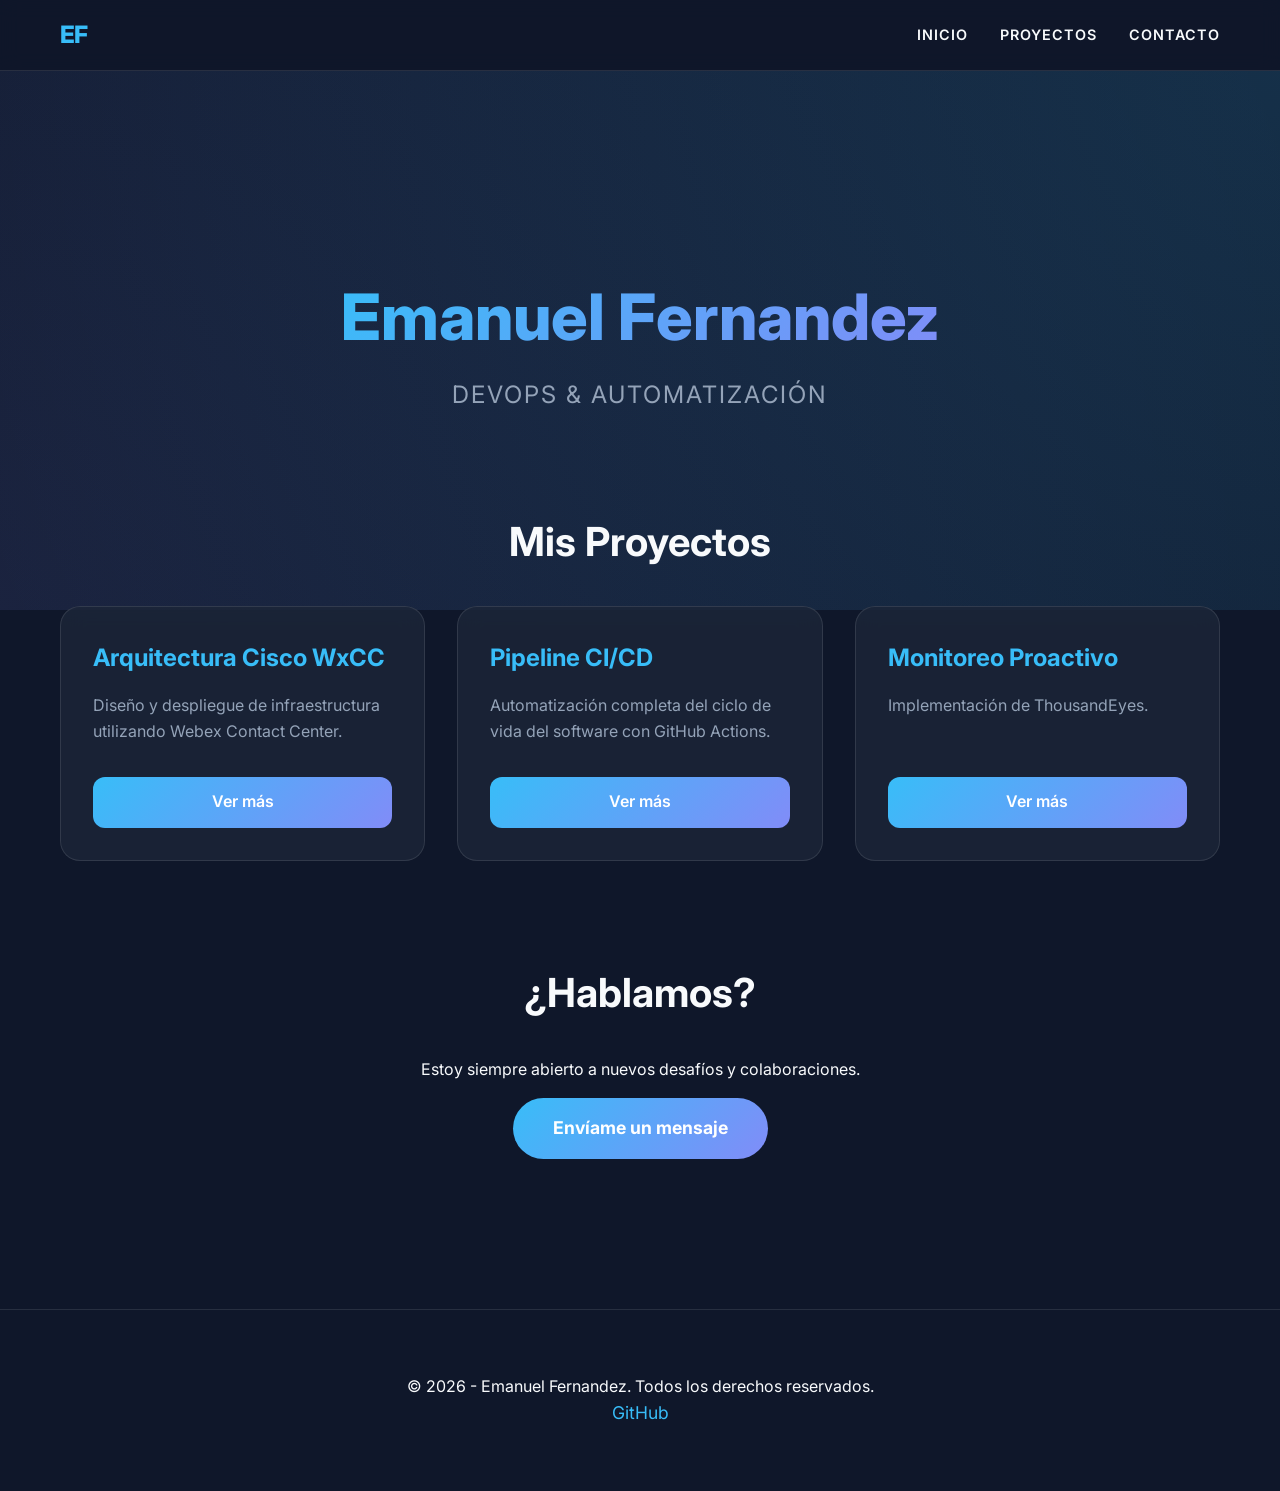
<file: docs/index.html>
<!DOCTYPE html>
<html lang="es">

<head>
    <meta charset="UTF-8">
    <meta name="viewport" content="width=device-width, initial-scale=1.0">
    <title>Emanuel Fernandez | Portafolio Devops</title>
    <meta name="description" content="Portafolio profesional de Emanuel Fernandez, especialista en Devops.">
    <link rel="stylesheet" href="styles.css">
    <link rel="preconnect" href="https://fonts.googleapis.com">
    <link rel="preconnect" href="https://fonts.gstatic.com" crossorigin>
    <link href="https://fonts.googleapis.com/css2?family=Inter:wght@400;600;800&display=swap" rel="stylesheet">
</head>

<body>

    <nav class="navbar">
        <div class="nav-container">
            <a href="index.html" class="nav-logo">EF</a>
            <ul class="nav-links">
                <li><a href="#hero">Inicio</a></li>
                <li><a href="#projects-section">Proyectos</a></li>
                <li><a href="#contact">Contacto</a></li>
            </ul>
        </div>
    </nav>

    <header id="hero">
        <h1>Emanuel Fernandez</h1>
        <p>Devops & Automatización</p>
    </header>

    <main>
        <section class="projects" id="projects-section">
            <h2>Mis Proyectos</h2>
            <div class="grid-container">
                <article class="card" id="project-1">
                    <h3>Arquitectura Cisco WxCC</h3>
                    <p>Diseño y despliegue de infraestructura utilizando Webex Contact Center.</p>
                    <a href="proyecto1.html">Ver más</a>
                </article>

                <article class="card" id="project-2">
                    <h3>Pipeline CI/CD</h3>
                    <p>Automatización completa del ciclo de vida del software con GitHub Actions.</p>
                    <a href="proyecto2.html">Ver más</a>
                </article>

                <article class="card" id="project-3">
                    <h3>Monitoreo Proactivo</h3>
                    <p>Implementación de ThousandEyes.</p>
                    <a href="proyecto3.html">Ver más</a>
                </article>
            </div>
        </section>

        <section id="contact" class="contact">
            <h2>¿Hablamos?</h2>
            <p>Estoy siempre abierto a nuevos desafíos y colaboraciones.</p>
            <a href="https://wa.me/543493436706" target="_blank" class="contact-btn">Envíame un mensaje</a>
        </section>
    </main>

    <footer>
        <p>&copy; 2026 - Emanuel Fernandez. Todos los derechos reservados.</p>
        <div class="socials">
            <a href="https://github.com/aemafernandez" target="_blank" id="footer-github">GitHub</a>
        </div>
    </footer>

</body>

</html>
</file>
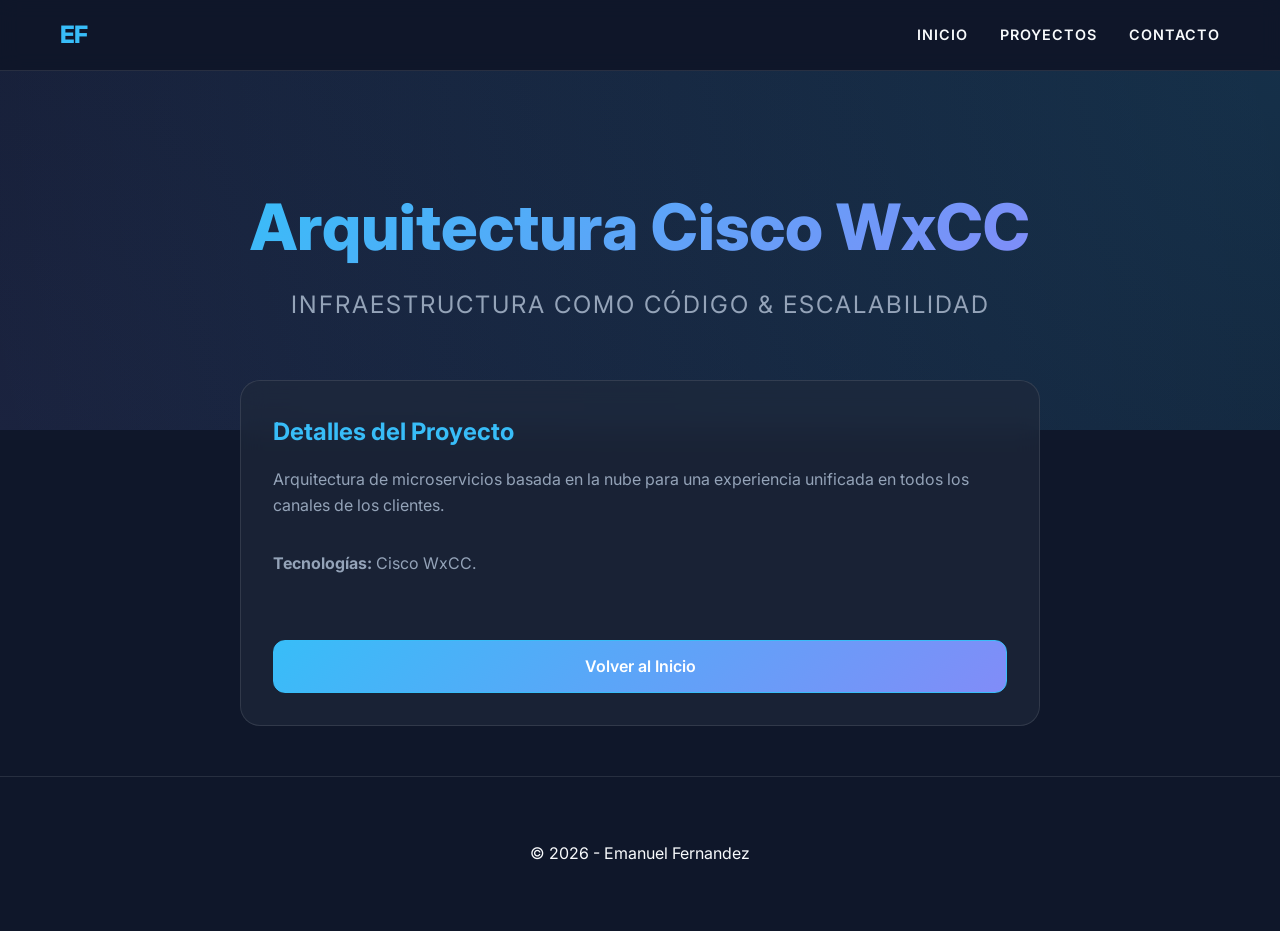
<file: docs/proyecto1.html>
<!DOCTYPE html>
<html lang="es">

<head>
    <meta charset="UTF-8">
    <meta name="viewport" content="width=device-width, initial-scale=1.0">
    <title>Arquitectura Cisco WxCC | Emanuel Fernandez</title>
    <link rel="stylesheet" href="styles.css">
    <link href="https://fonts.googleapis.com/css2?family=Inter:wght@400;600;800&display=swap" rel="stylesheet">
</head>

<body class="subpage">

    <nav class="navbar">
        <div class="nav-container">
            <a href="index.html" class="nav-logo">EF</a>
            <ul class="nav-links">
                <li><a href="index.html#hero">Inicio</a></li>
                <li><a href="index.html#projects-section">Proyectos</a></li>
                <li><a href="index.html#contact">Contacto</a></li>
            </ul>
        </div>
    </nav>

    <header style="height: 40vh;">
        <h1>Arquitectura Cisco WxCC</h1>
        <p>Infraestructura como Código & Escalabilidad</p>
    </header>

    <main style="margin-top: -50px;">
        <article class="card" style="max-width: 800px; margin: 0 auto; animation: fadeIn 0.8s ease-out;">
            <h3>Detalles del Proyecto</h3>
            <p>
                Arquitectura de microservicios basada en la nube para una experiencia unificada en todos los canales de
                los clientes.
            </p>
            <p>
                <strong>Tecnologías:</strong> Cisco WxCC.
            </p>
            <a href="index.html" class="back-btn">Volver al Inicio</a>
        </article>
    </main>

    <footer>
        <p>&copy; 2026 - Emanuel Fernandez</p>
    </footer>

</body>

</html>
</file>
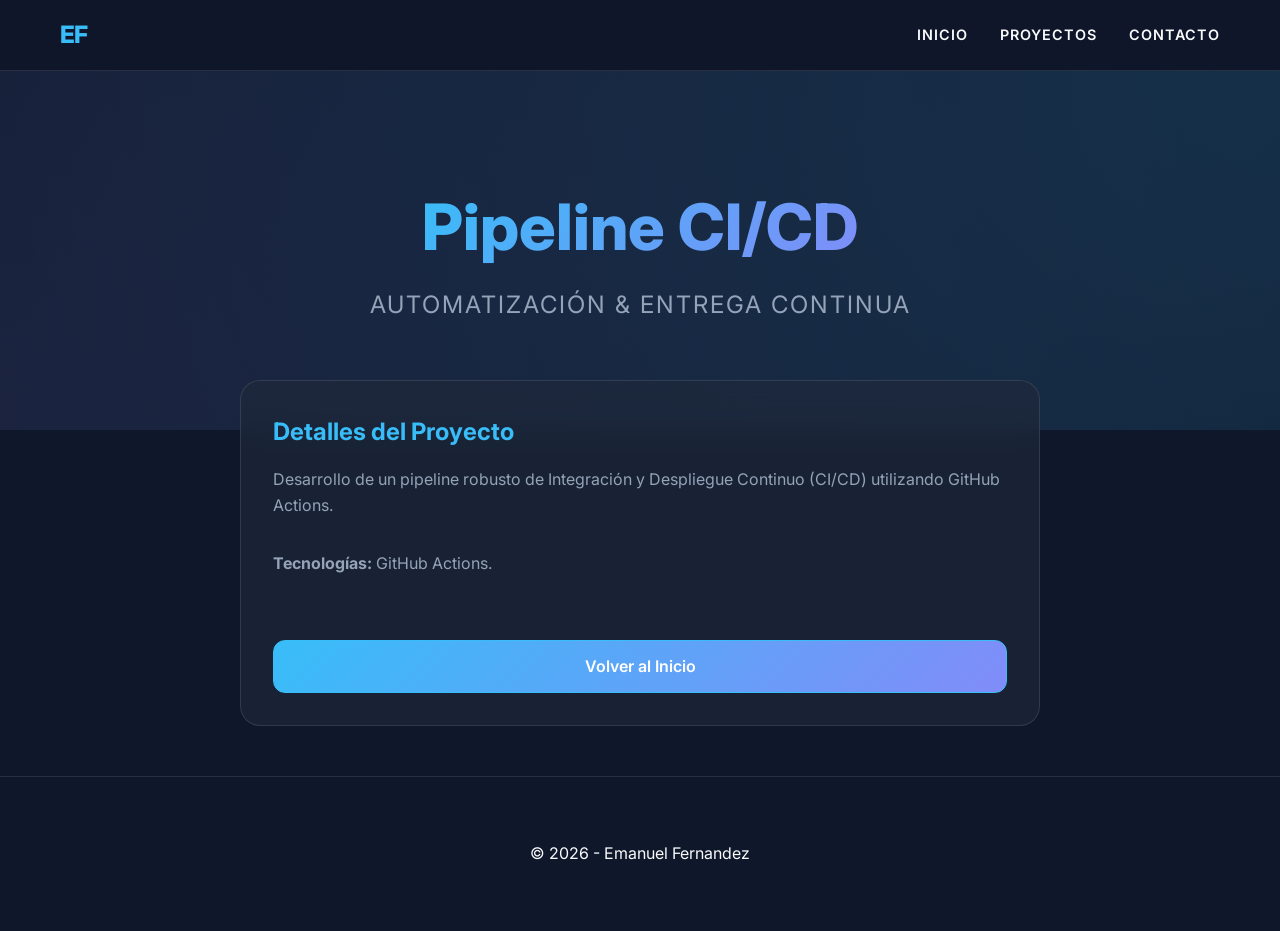
<file: docs/proyecto2.html>
<!DOCTYPE html>
<html lang="es">

<head>
    <meta charset="UTF-8">
    <meta name="viewport" content="width=device-width, initial-scale=1.0">
    <title>Pipeline CI/CD | Emanuel Fernandez</title>
    <link rel="stylesheet" href="styles.css">
    <link href="https://fonts.googleapis.com/css2?family=Inter:wght@400;600;800&display=swap" rel="stylesheet">
</head>

<body class="subpage">

    <nav class="navbar">
        <div class="nav-container">
            <a href="index.html" class="nav-logo">EF</a>
            <ul class="nav-links">
                <li><a href="index.html#hero">Inicio</a></li>
                <li><a href="index.html#projects-section">Proyectos</a></li>
                <li><a href="index.html#contact">Contacto</a></li>
            </ul>
        </div>
    </nav>

    <header style="height: 40vh;">
        <h1>Pipeline CI/CD</h1>
        <p>Automatización & Entrega Continua</p>
    </header>

    <main style="margin-top: -50px;">
        <article class="card" style="max-width: 800px; margin: 0 auto; animation: fadeIn 0.8s ease-out;">
            <h3>Detalles del Proyecto</h3>
            <p>
                Desarrollo de un pipeline robusto de Integración y Despliegue Continuo (CI/CD) utilizando GitHub
                Actions.

            </p>
            <p>
                <strong>Tecnologías:</strong> GitHub Actions.
            </p>
            <a href="index.html" class="back-btn">Volver al Inicio</a>
        </article>
    </main>

    <footer>
        <p>&copy; 2026 - Emanuel Fernandez</p>
    </footer>

</body>

</html>
</file>
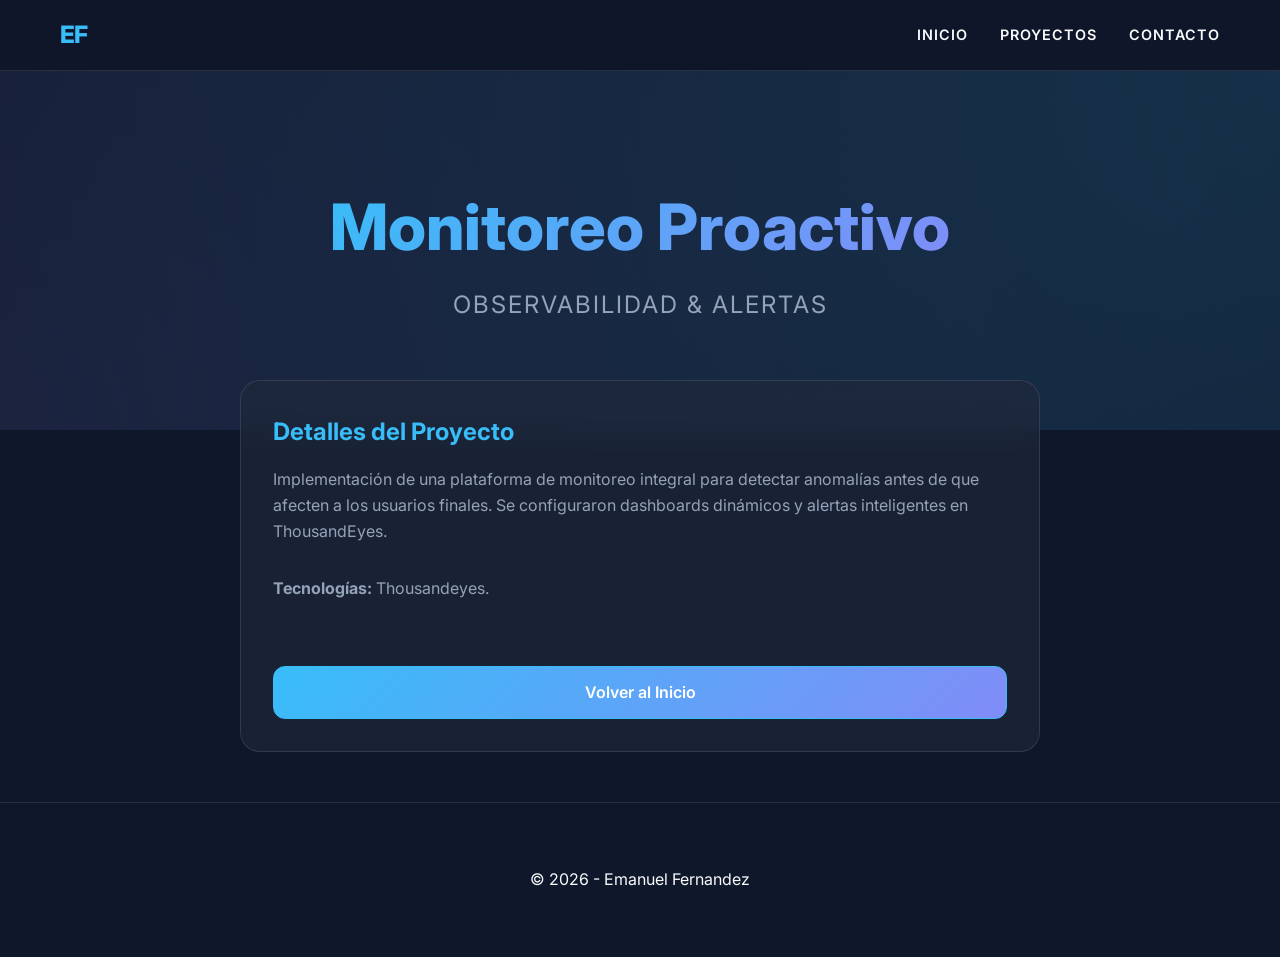
<file: docs/proyecto3.html>
<!DOCTYPE html>
<html lang="es">

<head>
    <meta charset="UTF-8">
    <meta name="viewport" content="width=device-width, initial-scale=1.0">
    <title>Monitoreo Proactivo | Emanuel Fernandez</title>
    <link rel="stylesheet" href="styles.css">
    <link href="https://fonts.googleapis.com/css2?family=Inter:wght@400;600;800&display=swap" rel="stylesheet">
</head>

<body class="subpage">

    <nav class="navbar">
        <div class="nav-container">
            <a href="index.html" class="nav-logo">EF</a>
            <ul class="nav-links">
                <li><a href="index.html#hero">Inicio</a></li>
                <li><a href="index.html#projects-section">Proyectos</a></li>
                <li><a href="index.html#contact">Contacto</a></li>
            </ul>
        </div>
    </nav>

    <header style="height: 40vh;">
        <h1>Monitoreo Proactivo</h1>
        <p>Observabilidad & Alertas</p>
    </header>

    <main style="margin-top: -50px;">
        <article class="card" style="max-width: 800px; margin: 0 auto; animation: fadeIn 0.8s ease-out;">
            <h3>Detalles del Proyecto</h3>
            <p>
                Implementación de una plataforma de monitoreo integral para detectar anomalías antes de que afecten a
                los usuarios finales.
                Se configuraron dashboards dinámicos y alertas inteligentes en ThousandEyes.
            </p>
            <p>
                <strong>Tecnologías:</strong> Thousandeyes.
            </p>
            <a href="index.html" class="back-btn">Volver al Inicio</a>
        </article>
    </main>

    <footer>
        <p>&copy; 2026 - Emanuel Fernandez</p>
    </footer>

</body>

</html>
</file>
<file: docs/styles.css>
:root {
    --bg-color: #0f172a;
    --card-bg: rgba(30, 41, 59, 0.7);
    --accent-primary: #38bdf8;
    --accent-secondary: #818cf8;
    --text-main: #f8fafc;
    --text-muted: #94a3b8;
    --glass-border: rgba(255, 255, 255, 0.1);
    --transition: all 0.3s ease;
    --nav-bg: rgba(15, 23, 42, 0.8);
}

* {
    margin: 0;
    padding: 0;
    box-sizing: border-box;
}

body {
    background-color: var(--bg-color);
    color: var(--text-main);
    font-family: 'Inter', system-ui, -apple-system, sans-serif;
    line-height: 1.6;
    overflow-x: hidden;
    min-height: 100vh;
    scroll-behavior: smooth;
    padding-top: 70px;
}

header {
    height: 60vh;
    display: flex;
    flex-direction: column;
    justify-content: center;
    align-items: center;
    background: radial-gradient(circle at top right, rgba(56, 189, 248, 0.15), transparent),
                radial-gradient(circle at bottom left, rgba(129, 140, 248, 0.1), transparent);
    text-align: center;
    padding: 0 20px;
}

header h1 {
    font-size: 4rem;
    font-weight: 800;
    background: linear-gradient(135deg, var(--accent-primary), var(--accent-secondary));
    -webkit-background-clip: text;
    -webkit-text-fill-color: transparent;
    margin-bottom: 0.5rem;
}

header p {
    font-size: 1.5rem;
    color: var(--text-muted);
    letter-spacing: 2px;
    text-transform: uppercase;
}

main {
    max-width: 1200px;
    margin: -100px auto 50px;
    padding: 0 20px;
}

.projects h2 {
    font-size: 2.5rem;
    margin-bottom: 2rem;
    text-align: center;
}

.grid-container {
    display: grid;
    grid-template-columns: repeat(auto-fit, minmax(300px, 1fr));
    gap: 2rem;
}

.card {
    background: var(--card-bg);
    backdrop-filter: blur(12px);
    border: 1px solid var(--glass-border);
    border-radius: 20px;
    padding: 2rem;
    transition: var(--transition);
    display: flex;
    flex-direction: column;
}

.card:hover {
    transform: translateY(-10px);
    border-color: var(--accent-primary);
    box-shadow: 0 20px 40px rgba(0, 0, 0, 0.4);
}

.card h3 {
    font-size: 1.5rem;
    margin-bottom: 1rem;
    color: var(--accent-primary);
}

.card p {
    color: var(--text-muted);
    margin-bottom: 2rem;
    flex-grow: 1;
}

.card a {
    display: inline-block;
    padding: 0.8rem 1.5rem;
    background: linear-gradient(135deg, var(--accent-primary), var(--accent-secondary));
    color: white;
    text-decoration: none;
    border-radius: 12px;
    font-weight: 600;
    text-align: center;
    transition: var(--transition);
}

.card a:hover {
    filter: brightness(1.1);
    box-shadow: 0 4px 15px rgba(56, 189, 248, 0.4);
}

/* Navbar */
.navbar {
    position: fixed;
    top: 0;
    width: 100%;
    z-index: 1000;
    background: var(--nav-bg);
    backdrop-filter: blur(10px);
    border-bottom: 1px solid var(--glass-border);
    padding: 1rem 0;
}

.nav-container {
    max-width: 1200px;
    margin: 0 auto;
    display: flex;
    justify-content: space-between;
    align-items: center;
    padding: 0 20px;
}

.nav-logo {
    font-size: 1.5rem;
    font-weight: 800;
    color: var(--accent-primary);
    text-decoration: none;
    letter-spacing: -1px;
}

.nav-links {
    display: flex;
    list-style: none;
    gap: 2rem;
}

.nav-links a {
    color: var(--text-main);
    text-decoration: none;
    font-weight: 600;
    font-size: 0.9rem;
    transition: var(--transition);
    text-transform: uppercase;
    letter-spacing: 1px;
}

.nav-links a:hover {
    color: var(--accent-primary);
}

/* Contact Section */
.contact {
    padding: 100px 20px;
    text-align: center;
    max-width: 800px;
    margin: 0 auto;
}

.contact h2 {
    font-size: 2.5rem;
    margin-bottom: 2rem;
}

.contact-btn {
    display: inline-block;
    padding: 1rem 2.5rem;
    font-size: 1.1rem;
    background: linear-gradient(135deg, var(--accent-primary), var(--accent-secondary));
    color: white;
    text-decoration: none;
    border-radius: 50px;
    font-weight: 700;
    transition: var(--transition);
    margin-top: 1rem;
}

.contact-btn:hover {
    transform: scale(1.05);
    box-shadow: 0 10px 30px rgba(56, 189, 248, 0.3);
}

footer {
    padding: 4rem 20px;
    text-align: center;
    border-top: 1px solid var(--glass-border);
}

footer .socials a {
    color: var(--accent-primary);
    text-decoration: none;
    font-size: 1.1rem;
    transition: var(--transition);
}

footer .socials a:hover {
    color: var(--text-main);
}

/* Animations */
@keyframes fadeIn {
    from { opacity: 0; transform: translateY(20px); }
    to { opacity: 1; transform: translateY(0); }
}

.card {
    animation: fadeIn 0.6s ease-out forwards;
}

/* Page specific */
.back-btn {
    margin-top: 2rem;
    display: inline-block;
    padding: 0.8rem 1.5rem;
    border: 1px solid var(--accent-primary);
    color: var(--accent-primary);
    text-decoration: none;
    border-radius: 12px;
    transition: var(--transition);
}

.back-btn:hover {
    background: var(--accent-primary);
    color: white;
}
</file>
